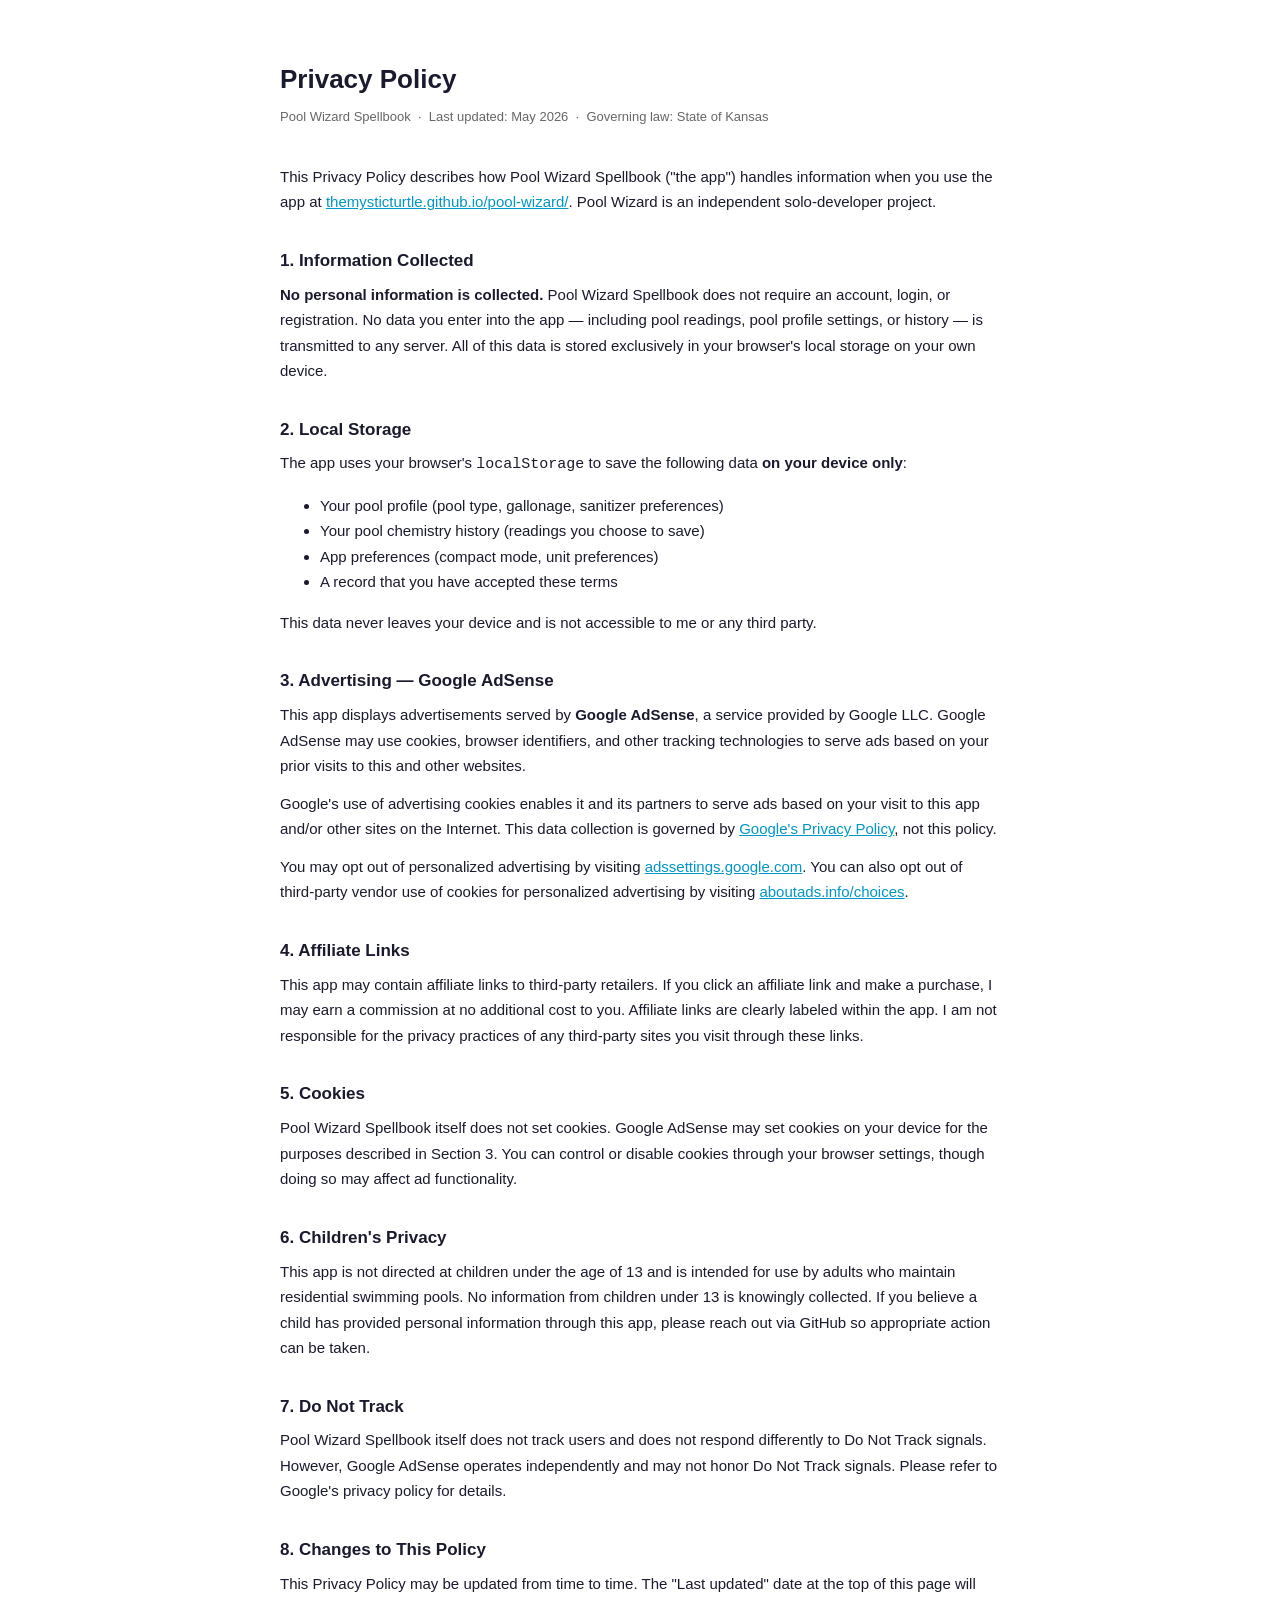
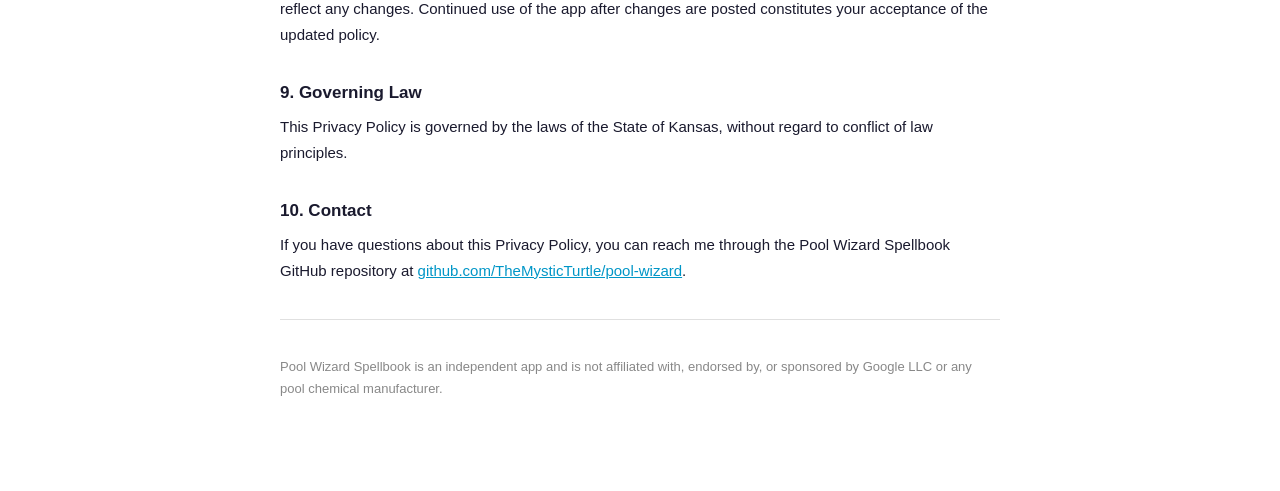
<file: privacy.html>
<!DOCTYPE html>
<html lang="en">
<head>
  <meta charset="UTF-8" />
  <meta name="viewport" content="width=device-width, initial-scale=1.0" />
  <title>Privacy Policy — Pool Wizard Spellbook</title>
  <style>
    body {
      font-family: -apple-system, BlinkMacSystemFont, 'Segoe UI', sans-serif;
      max-width: 720px;
      margin: 0 auto;
      padding: 40px 24px 80px;
      color: #1a1a2e;
      line-height: 1.7;
      font-size: 15px;
    }
    h1 { font-size: 26px; margin-bottom: 4px; }
    h2 { font-size: 17px; margin-top: 32px; margin-bottom: 6px; }
    p  { margin: 0 0 12px; }
    a  { color: #0096c7; }
    .meta { color: #666; font-size: 13px; margin-bottom: 36px; }
    hr { border: none; border-top: 1px solid #e0e0e0; margin: 36px 0; }
  </style>
</head>
<body>

  <h1>Privacy Policy</h1>
  <div class="meta">Pool Wizard Spellbook &nbsp;·&nbsp; Last updated: May 2026 &nbsp;·&nbsp; Governing law: State of Kansas</div>

  <p>This Privacy Policy describes how Pool Wizard Spellbook ("the app") handles information when you use the app at <a href="https://themysticturtle.github.io/pool-wizard/">themysticturtle.github.io/pool-wizard/</a>. Pool Wizard is an independent solo-developer project.</p>

  <h2>1. Information Collected</h2>
  <p><strong>No personal information is collected.</strong> Pool Wizard Spellbook does not require an account, login, or registration. No data you enter into the app — including pool readings, pool profile settings, or history — is transmitted to any server. All of this data is stored exclusively in your browser's local storage on your own device.</p>

  <h2>2. Local Storage</h2>
  <p>The app uses your browser's <code>localStorage</code> to save the following data <strong>on your device only</strong>:</p>
  <ul>
    <li>Your pool profile (pool type, gallonage, sanitizer preferences)</li>
    <li>Your pool chemistry history (readings you choose to save)</li>
    <li>App preferences (compact mode, unit preferences)</li>
    <li>A record that you have accepted these terms</li>
  </ul>
  <p>This data never leaves your device and is not accessible to me or any third party.</p>

  <h2>3. Advertising — Google AdSense</h2>
  <p>This app displays advertisements served by <strong>Google AdSense</strong>, a service provided by Google LLC. Google AdSense may use cookies, browser identifiers, and other tracking technologies to serve ads based on your prior visits to this and other websites.</p>
  <p>Google's use of advertising cookies enables it and its partners to serve ads based on your visit to this app and/or other sites on the Internet. This data collection is governed by <a href="https://policies.google.com/privacy" target="_blank" rel="noopener">Google's Privacy Policy</a>, not this policy.</p>
  <p>You may opt out of personalized advertising by visiting <a href="https://adssettings.google.com" target="_blank" rel="noopener">adssettings.google.com</a>. You can also opt out of third-party vendor use of cookies for personalized advertising by visiting <a href="https://www.aboutads.info/choices/" target="_blank" rel="noopener">aboutads.info/choices</a>.</p>

  <h2>4. Affiliate Links</h2>
  <p>This app may contain affiliate links to third-party retailers. If you click an affiliate link and make a purchase, I may earn a commission at no additional cost to you. Affiliate links are clearly labeled within the app. I am not responsible for the privacy practices of any third-party sites you visit through these links.</p>

  <h2>5. Cookies</h2>
  <p>Pool Wizard Spellbook itself does not set cookies. Google AdSense may set cookies on your device for the purposes described in Section 3. You can control or disable cookies through your browser settings, though doing so may affect ad functionality.</p>

  <h2>6. Children's Privacy</h2>
  <p>This app is not directed at children under the age of 13 and is intended for use by adults who maintain residential swimming pools. No information from children under 13 is knowingly collected. If you believe a child has provided personal information through this app, please reach out via GitHub so appropriate action can be taken.</p>

  <h2>7. Do Not Track</h2>
  <p>Pool Wizard Spellbook itself does not track users and does not respond differently to Do Not Track signals. However, Google AdSense operates independently and may not honor Do Not Track signals. Please refer to Google's privacy policy for details.</p>

  <h2>8. Changes to This Policy</h2>
  <p>This Privacy Policy may be updated from time to time. The "Last updated" date at the top of this page will reflect any changes. Continued use of the app after changes are posted constitutes your acceptance of the updated policy.</p>

  <h2>9. Governing Law</h2>
  <p>This Privacy Policy is governed by the laws of the State of Kansas, without regard to conflict of law principles.</p>

  <h2>10. Contact</h2>
  <p>If you have questions about this Privacy Policy, you can reach me through the Pool Wizard Spellbook GitHub repository at <a href="https://github.com/TheMysticTurtle/pool-wizard" target="_blank" rel="noopener">github.com/TheMysticTurtle/pool-wizard</a>.</p>

  <hr />
  <p style="color:#888; font-size:13px;">Pool Wizard Spellbook is an independent app and is not affiliated with, endorsed by, or sponsored by Google LLC or any pool chemical manufacturer.</p>

</body>
</html>
</file>
